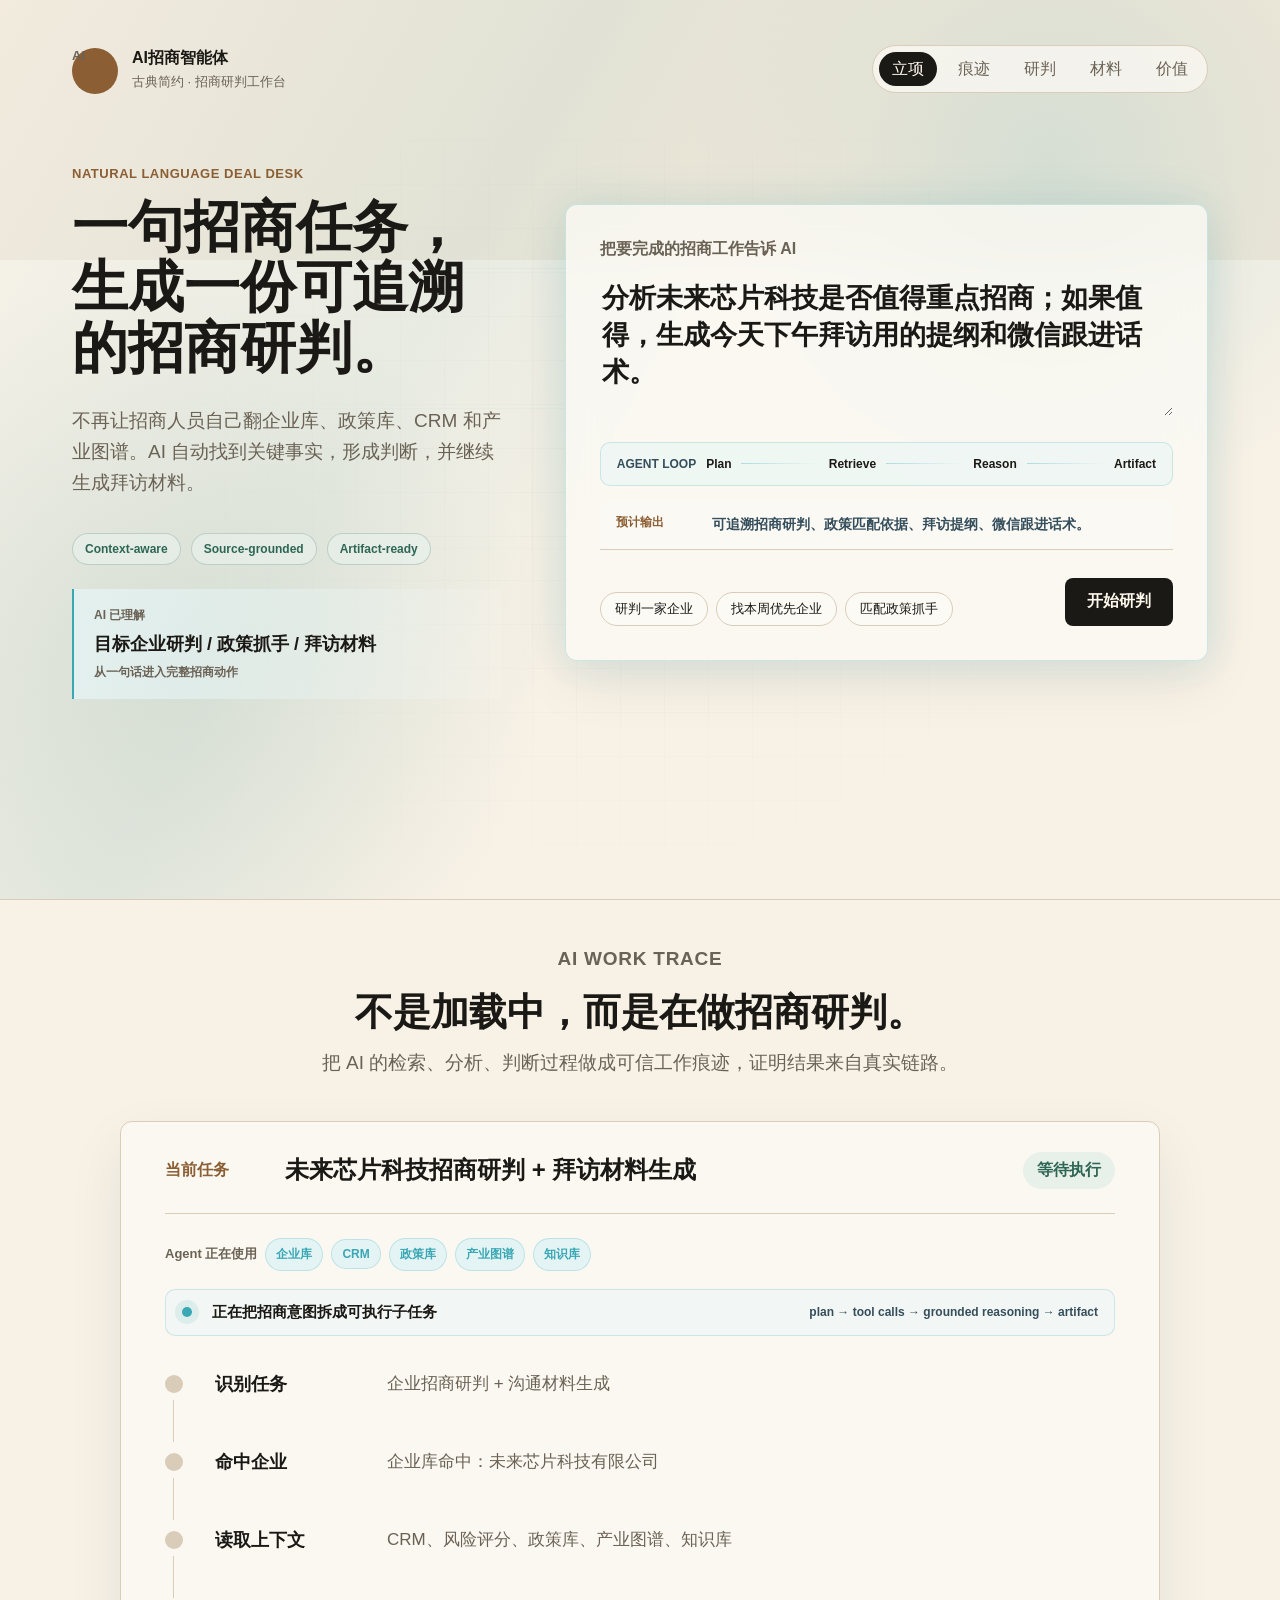
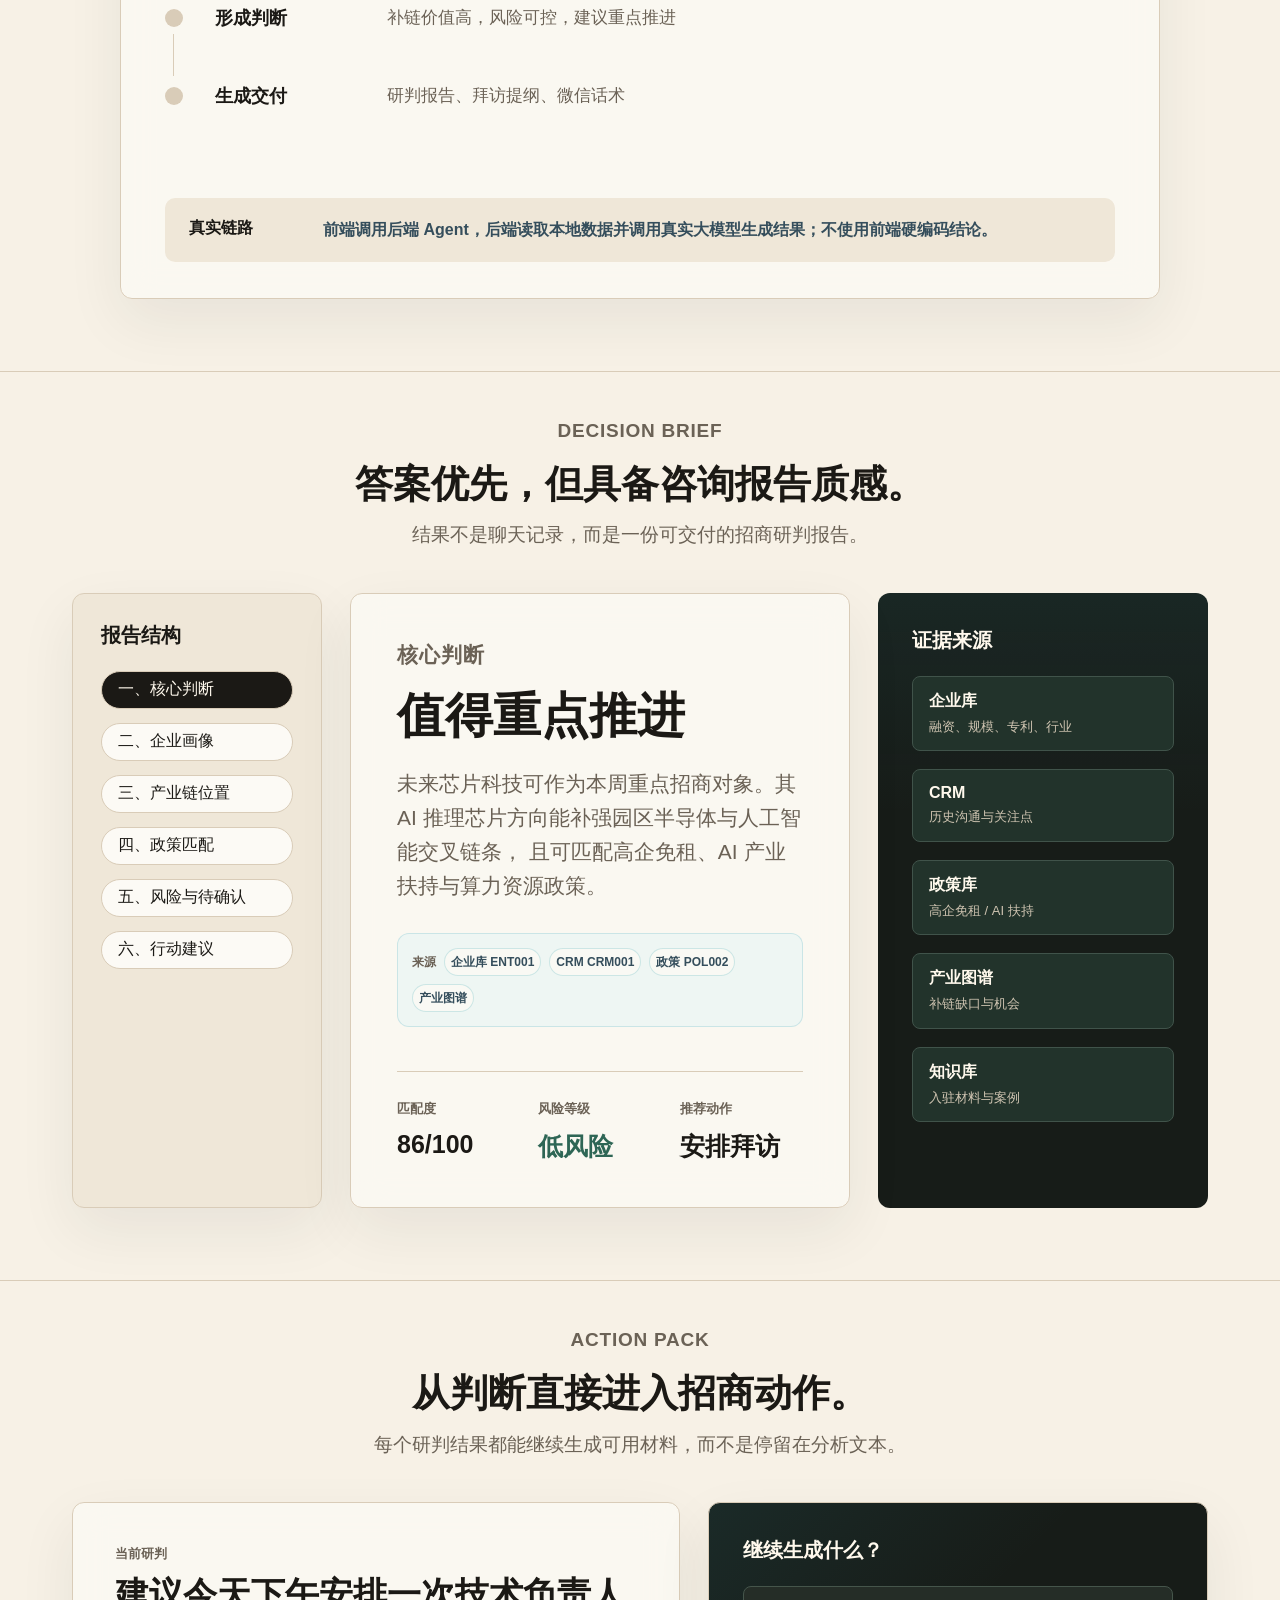
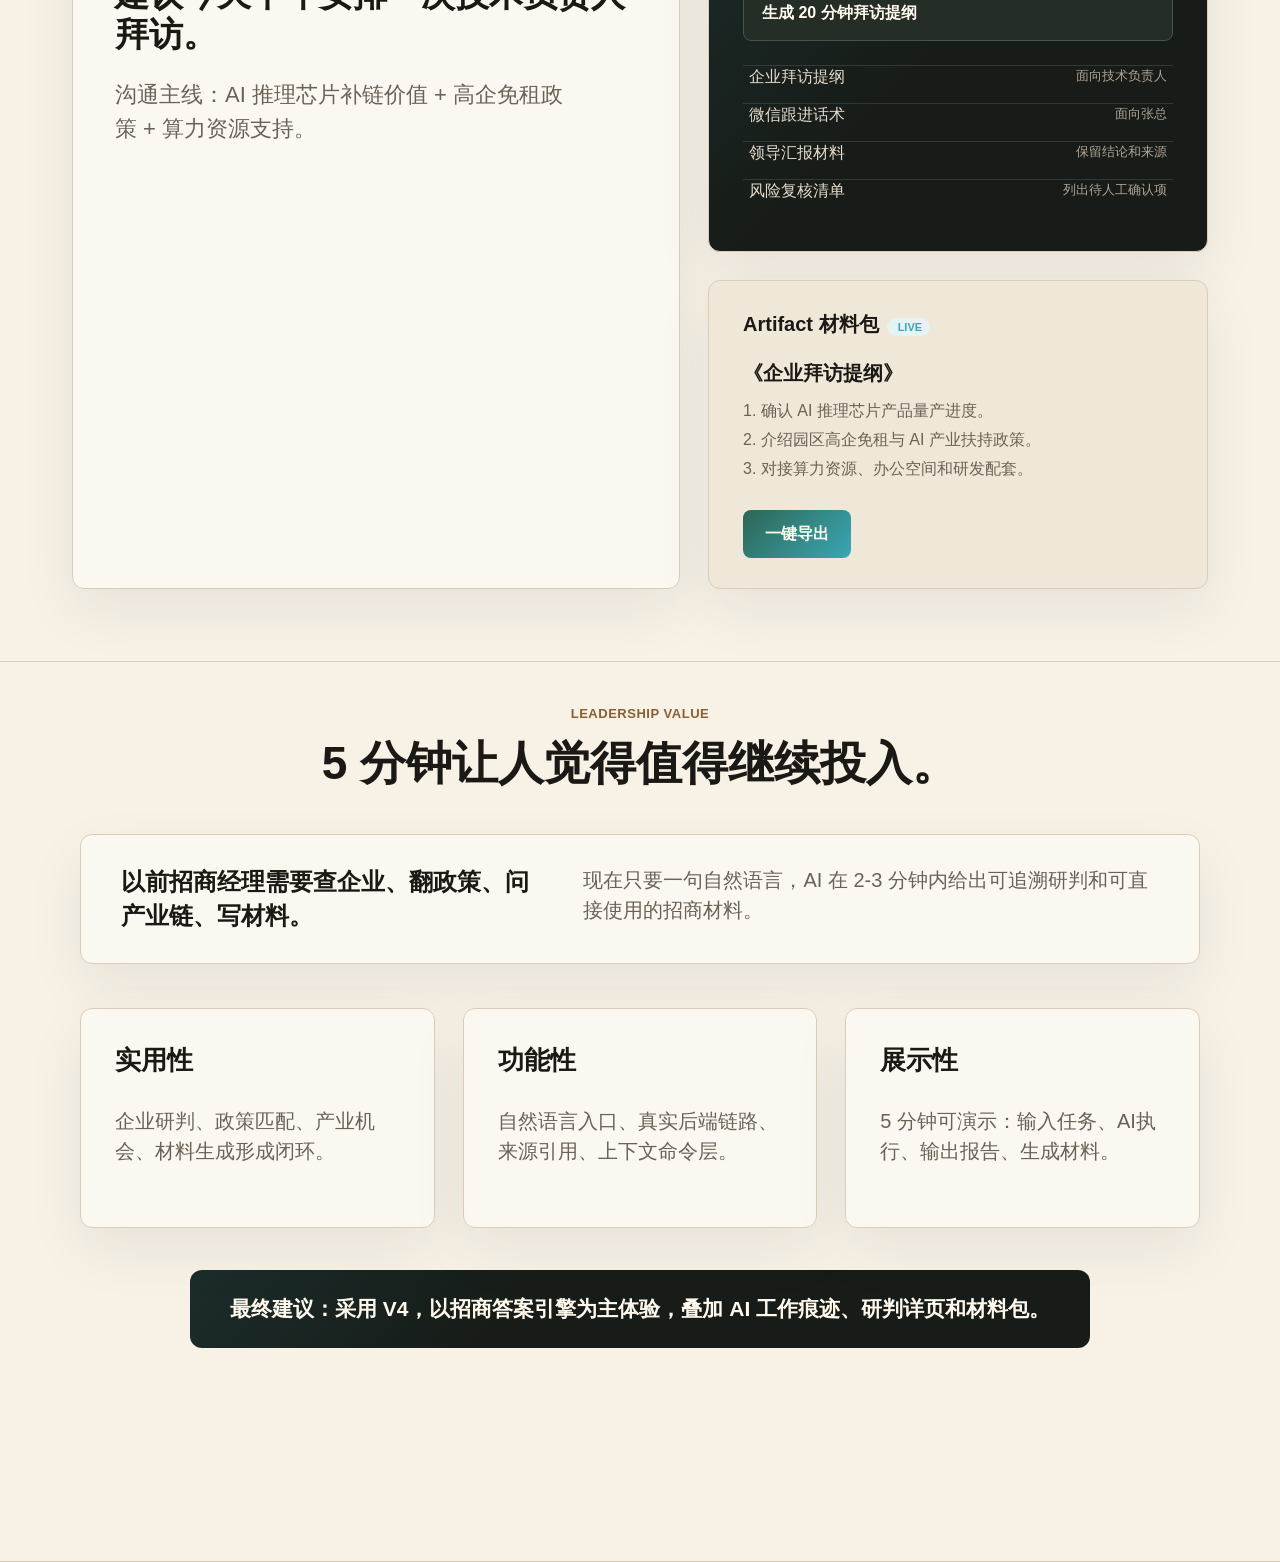
<file: v4-prototype/index.html>
<!doctype html>
<html lang="zh-CN">
  <head>
    <meta charset="UTF-8" />
    <meta name="viewport" content="width=device-width, initial-scale=1.0" />
    <title>AI招商智能体 V4 原型</title>
    <link rel="stylesheet" href="./styles.css" />
  </head>
  <body>
    <main class="shell">
      <section class="hero" id="desk">
        <header class="topline">
          <div class="brand">
            <span class="brand-seal">AI</span>
            <div>
              <strong>AI招商智能体</strong>
              <span>古典简约 · 招商研判工作台</span>
            </div>
          </div>
          <nav class="stage-nav" aria-label="演示阶段">
            <button class="stage-link active" data-target="desk">立项</button>
            <button class="stage-link" data-target="trace">痕迹</button>
            <button class="stage-link" data-target="brief">研判</button>
            <button class="stage-link" data-target="action">材料</button>
            <button class="stage-link" data-target="value">价值</button>
          </nav>
        </header>

        <div class="ambient-grid" aria-hidden="true"></div>
        <div class="desk-layout">
          <div class="desk-copy">
            <p class="kicker">Natural Language Deal Desk</p>
            <h1>一句招商任务，生成一份可追溯的招商研判。</h1>
            <p class="lede">
              不再让招商人员自己翻企业库、政策库、CRM 和产业图谱。AI 自动找到关键事实，形成判断，并继续生成拜访材料。
            </p>
            <div class="ai-signals" aria-label="AI Native 能力">
              <span>Context-aware</span>
              <span>Source-grounded</span>
              <span>Artifact-ready</span>
            </div>
            <div class="agent-brief" aria-label="AI 任务理解">
              <span>AI 已理解</span>
              <strong>目标企业研判 / 政策抓手 / 拜访材料</strong>
              <em>从一句话进入完整招商动作</em>
            </div>
          </div>

          <form class="prompt-card" id="taskForm">
            <label for="taskInput">把要完成的招商工作告诉 AI</label>
            <textarea id="taskInput">分析未来芯片科技是否值得重点招商；如果值得，生成今天下午拜访用的提纲和微信跟进话术。</textarea>
            <div class="runtime-strip" aria-label="Agent 执行循环">
              <span>Agent loop</span>
              <b>Plan</b>
              <i></i>
              <b>Retrieve</b>
              <i></i>
              <b>Reason</b>
              <i></i>
              <b>Artifact</b>
            </div>
            <div class="intent-preview">
              <small>预计输出</small>
              <p>可追溯招商研判、政策匹配依据、拜访提纲、微信跟进话术。</p>
            </div>
            <div class="prompt-actions">
              <div class="chips">
                <button type="button" data-prompt="研判一家企业，并给出下一步推进建议">研判一家企业</button>
                <button type="button" data-prompt="找出本周最值得推进的企业，并说明原因">找本周优先企业</button>
                <button type="button" data-prompt="匹配适合目标企业的政策抓手">匹配政策抓手</button>
              </div>
              <button class="primary" type="submit">开始研判</button>
            </div>
          </form>
        </div>
      </section>

      <section class="panel-band trace-band" id="trace">
        <div class="section-heading">
          <p class="kicker">AI Work Trace</p>
          <h2>不是加载中，而是在做招商研判。</h2>
          <p>把 AI 的检索、分析、判断过程做成可信工作痕迹，证明结果来自真实链路。</p>
        </div>

        <div class="trace-card">
          <div class="task-row">
            <span>当前任务</span>
            <strong id="currentTask">未来芯片科技招商研判 + 拜访材料生成</strong>
            <em id="traceStatus">等待执行</em>
          </div>
          <div class="agent-context">
            <span>Agent 正在使用</span>
            <b>企业库</b>
            <b>CRM</b>
            <b>政策库</b>
            <b>产业图谱</b>
            <b>知识库</b>
          </div>
          <div class="agent-runline" aria-label="Agent 运行态">
            <span class="run-dot"></span>
            <strong>正在把招商意图拆成可执行子任务</strong>
            <em>plan → tool calls → grounded reasoning → artifact</em>
          </div>
          <ol class="trace-list" id="traceList">
            <li><span></span><strong>识别任务</strong><p>企业招商研判 + 沟通材料生成</p></li>
            <li><span></span><strong>命中企业</strong><p>企业库命中：未来芯片科技有限公司</p></li>
            <li><span></span><strong>读取上下文</strong><p>CRM、风险评分、政策库、产业图谱、知识库</p></li>
            <li><span></span><strong>形成判断</strong><p>补链价值高，风险可控，建议重点推进</p></li>
            <li><span></span><strong>生成交付</strong><p>研判报告、拜访提纲、微信话术</p></li>
          </ol>
          <div class="source-note">
            <strong>真实链路</strong>
            <span>前端调用后端 Agent，后端读取本地数据并调用真实大模型生成结果；不使用前端硬编码结论。</span>
          </div>
        </div>
      </section>

      <section class="panel-band brief-band" id="brief">
        <div class="section-heading">
          <p class="kicker">Decision Brief</p>
          <h2>答案优先，但具备咨询报告质感。</h2>
          <p>结果不是聊天记录，而是一份可交付的招商研判报告。</p>
        </div>

        <div class="brief-layout">
          <aside class="brief-nav">
            <strong>报告结构</strong>
            <button class="active">一、核心判断</button>
            <button>二、企业画像</button>
            <button>三、产业链位置</button>
            <button>四、政策匹配</button>
            <button>五、风险与待确认</button>
            <button>六、行动建议</button>
          </aside>

          <article class="brief-main">
            <p class="kicker">核心判断</p>
            <h3>值得重点推进</h3>
            <p>
              未来芯片科技可作为本周重点招商对象。其 AI 推理芯片方向能补强园区半导体与人工智能交叉链条，
              且可匹配高企免租、AI 产业扶持与算力资源政策。
            </p>
            <div class="answer-sources">
              <span>来源</span>
              <button>企业库 ENT001</button>
              <button>CRM CRM001</button>
              <button>政策 POL002</button>
              <button>产业图谱</button>
            </div>
            <div class="verdict-grid">
              <div><span>匹配度</span><strong>86/100</strong></div>
              <div><span>风险等级</span><strong class="good">低风险</strong></div>
              <div><span>推荐动作</span><strong>安排拜访</strong></div>
            </div>
          </article>

          <aside class="evidence">
            <strong>证据来源</strong>
            <div><b>企业库</b><span>融资、规模、专利、行业</span></div>
            <div><b>CRM</b><span>历史沟通与关注点</span></div>
            <div><b>政策库</b><span>高企免租 / AI 扶持</span></div>
            <div><b>产业图谱</b><span>补链缺口与机会</span></div>
            <div><b>知识库</b><span>入驻材料与案例</span></div>
          </aside>
        </div>
      </section>

      <section class="panel-band action-band" id="action">
        <div class="section-heading">
          <p class="kicker">Action Pack</p>
          <h2>从判断直接进入招商动作。</h2>
          <p>每个研判结果都能继续生成可用材料，而不是停留在分析文本。</p>
        </div>

        <div class="action-layout">
          <article class="recommendation">
            <span>当前研判</span>
            <h3>建议今天下午安排一次技术负责人拜访。</h3>
            <p>沟通主线：AI 推理芯片补链价值 + 高企免租政策 + 算力资源支持。</p>
          </article>

          <article class="command-layer">
            <strong>继续生成什么？</strong>
            <div class="command-input">生成 20 分钟拜访提纲</div>
            <button data-material="outline">企业拜访提纲 <span>面向技术负责人</span></button>
            <button data-material="wechat">微信跟进话术 <span>面向张总</span></button>
            <button data-material="report">领导汇报材料 <span>保留结论和来源</span></button>
            <button data-material="risk">风险复核清单 <span>列出待人工确认项</span></button>
          </article>

          <article class="material-pack">
            <strong>Artifact 材料包</strong>
            <div id="materialOutput">
              <h4>《企业拜访提纲》</h4>
              <p>1. 确认 AI 推理芯片产品量产进度。</p>
              <p>2. 介绍园区高企免租与 AI 产业扶持政策。</p>
              <p>3. 对接算力资源、办公空间和研发配套。</p>
            </div>
            <button class="secondary">一键导出</button>
          </article>
        </div>
      </section>

      <section class="value" id="value">
        <p class="kicker">Leadership Value</p>
        <h2>5 分钟让人觉得值得继续投入。</h2>
        <div class="value-story">
          <strong>以前招商经理需要查企业、翻政策、问产业链、写材料。</strong>
          <span>现在只要一句自然语言，AI 在 2-3 分钟内给出可追溯研判和可直接使用的招商材料。</span>
        </div>
        <div class="value-grid">
          <div><strong>实用性</strong><p>企业研判、政策匹配、产业机会、材料生成形成闭环。</p></div>
          <div><strong>功能性</strong><p>自然语言入口、真实后端链路、来源引用、上下文命令层。</p></div>
          <div><strong>展示性</strong><p>5 分钟可演示：输入任务、AI执行、输出报告、生成材料。</p></div>
        </div>
        <div class="final-call">最终建议：采用 V4，以招商答案引擎为主体验，叠加 AI 工作痕迹、研判详页和材料包。</div>
      </section>
    </main>

    <script src="./app.js"></script>
  </body>
</html>
</file>
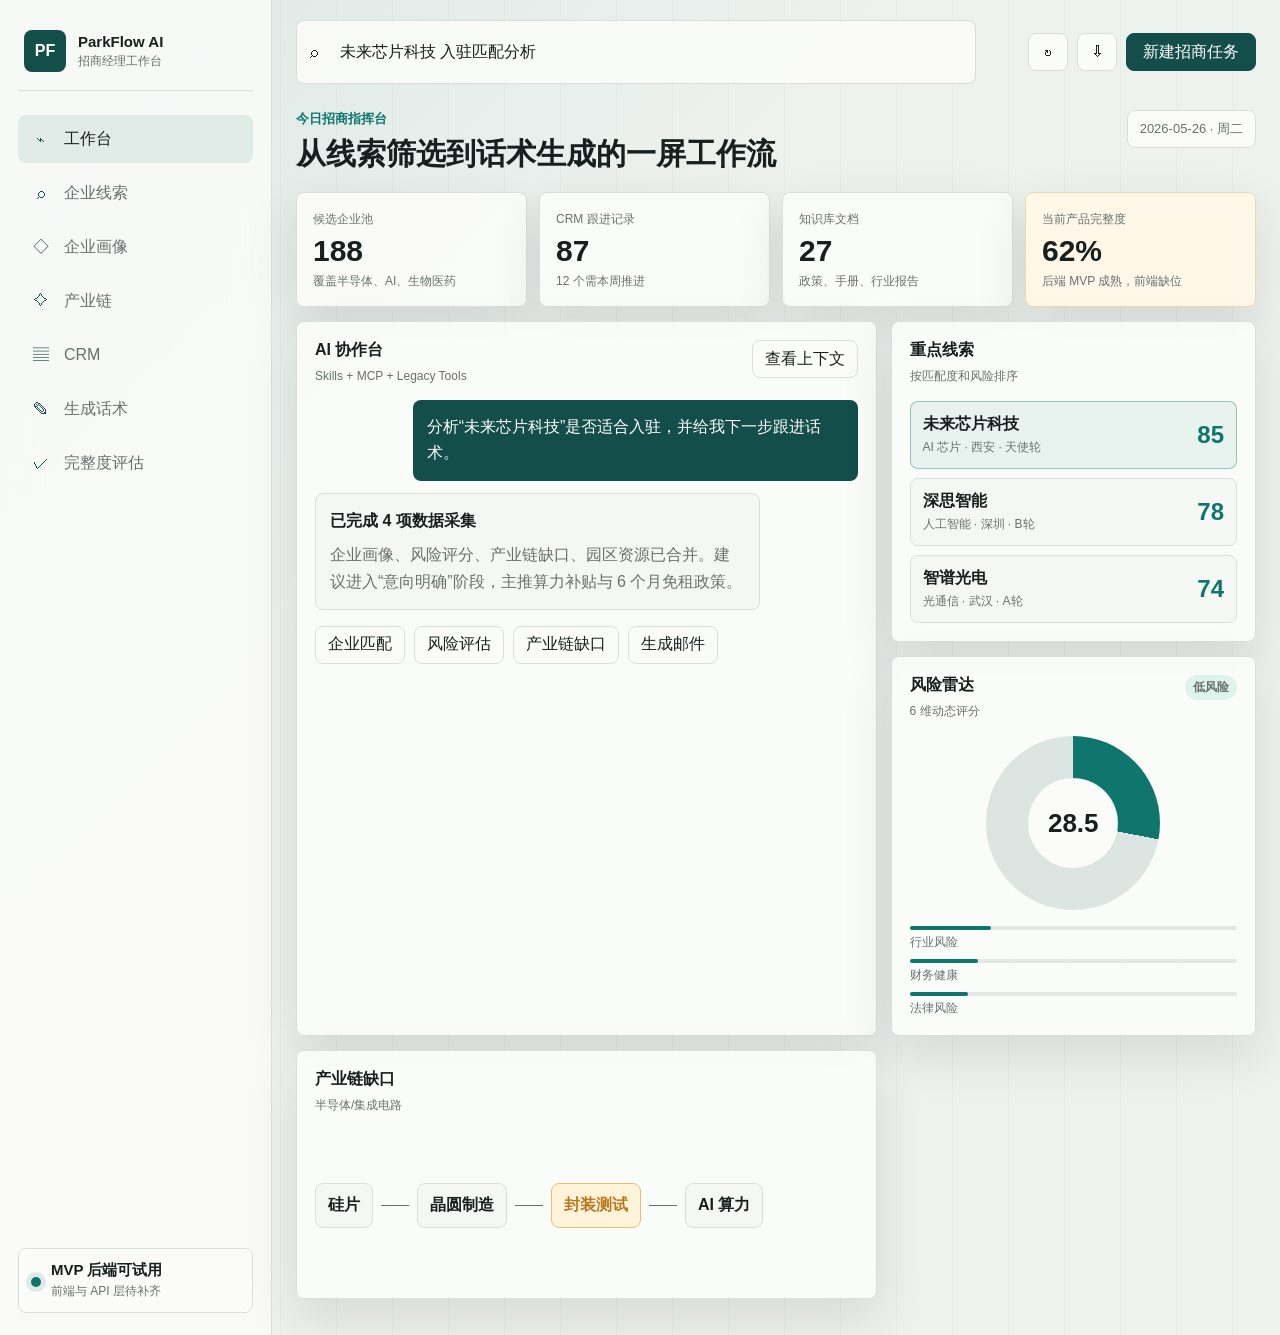
<file: original_v0/prototype/index.html>
<!doctype html>
<html lang="zh-CN">
  <head>
    <meta charset="UTF-8" />
    <meta name="viewport" content="width=device-width, initial-scale=1.0" />
    <title>ParkFlow AI 招商经理工作台</title>
    <link rel="stylesheet" href="./styles.css" />
  </head>
  <body>
    <div class="app-shell">
      <aside class="sidebar">
        <div class="brand">
          <div class="brand-mark">PF</div>
          <div>
            <strong>ParkFlow AI</strong>
            <span>招商经理工作台</span>
          </div>
        </div>

        <nav class="nav">
          <button class="nav-item active" data-view="dashboard" title="工作台">
            <span class="icon">⌁</span><span>工作台</span>
          </button>
          <button class="nav-item" data-view="leads" title="企业线索">
            <span class="icon">⌕</span><span>企业线索</span>
          </button>
          <button class="nav-item" data-view="profile" title="企业画像">
            <span class="icon">◇</span><span>企业画像</span>
          </button>
          <button class="nav-item" data-view="chain" title="产业链">
            <span class="icon">⟡</span><span>产业链</span>
          </button>
          <button class="nav-item" data-view="crm" title="CRM">
            <span class="icon">▤</span><span>CRM</span>
          </button>
          <button class="nav-item" data-view="writer" title="生成话术">
            <span class="icon">✎</span><span>生成话术</span>
          </button>
          <button class="nav-item" data-view="readiness" title="产品完整度">
            <span class="icon">✓</span><span>完整度评估</span>
          </button>
        </nav>

        <div class="sidebar-footer">
          <span class="status-dot"></span>
          <div>
            <strong>MVP 后端可试用</strong>
            <span>前端与 API 层待补齐</span>
          </div>
        </div>
      </aside>

      <main class="workspace">
        <header class="topbar">
          <div class="search">
            <span>⌕</span>
            <input id="globalSearch" value="未来芯片科技 入驻匹配分析" aria-label="全局搜索" />
          </div>
          <div class="top-actions">
            <button class="icon-button" title="刷新数据">↻</button>
            <button class="icon-button" title="导出报告">⇩</button>
            <button class="primary-action">新建招商任务</button>
          </div>
        </header>

        <section class="view active" id="dashboard">
          <div class="section-heading">
            <div>
              <p class="eyebrow">今日招商指挥台</p>
              <h1>从线索筛选到话术生成的一屏工作流</h1>
            </div>
            <div class="date-chip">2026-05-26 · 周二</div>
          </div>

          <div class="kpi-grid">
            <article class="metric">
              <span>候选企业池</span>
              <strong>188</strong>
              <em>覆盖半导体、AI、生物医药</em>
            </article>
            <article class="metric">
              <span>CRM 跟进记录</span>
              <strong>87</strong>
              <em>12 个需本周推进</em>
            </article>
            <article class="metric">
              <span>知识库文档</span>
              <strong>27</strong>
              <em>政策、手册、行业报告</em>
            </article>
            <article class="metric attention">
              <span>当前产品完整度</span>
              <strong>62%</strong>
              <em>后端 MVP 成熟，前端缺位</em>
            </article>
          </div>

          <div class="dashboard-grid">
            <article class="panel agent-panel">
              <div class="panel-title">
                <div>
                  <h2>AI 协作台</h2>
                  <span>Skills + MCP + Legacy Tools</span>
                </div>
                <button class="ghost-button">查看上下文</button>
              </div>
              <div class="chat-stream">
                <div class="message user">分析“未来芯片科技”是否适合入驻，并给我下一步跟进话术。</div>
                <div class="message agent">
                  <strong>已完成 4 项数据采集</strong>
                  <p>企业画像、风险评分、产业链缺口、园区资源已合并。建议进入“意向明确”阶段，主推算力补贴与 6 个月免租政策。</p>
                </div>
              </div>
              <div class="tool-row">
                <button>企业匹配</button>
                <button>风险评估</button>
                <button>产业链缺口</button>
                <button>生成邮件</button>
              </div>
            </article>

            <article class="panel">
              <div class="panel-title">
                <div>
                  <h2>重点线索</h2>
                  <span>按匹配度和风险排序</span>
                </div>
              </div>
              <div class="lead-list">
                <div class="lead-row selected">
                  <strong>未来芯片科技</strong>
                  <span>AI 芯片 · 西安 · 天使轮</span>
                  <b>85</b>
                </div>
                <div class="lead-row">
                  <strong>深思智能</strong>
                  <span>人工智能 · 深圳 · B轮</span>
                  <b>78</b>
                </div>
                <div class="lead-row">
                  <strong>智谱光电</strong>
                  <span>光通信 · 武汉 · A轮</span>
                  <b>74</b>
                </div>
              </div>
            </article>

            <article class="panel risk-card">
              <div class="panel-title">
                <div>
                  <h2>风险雷达</h2>
                  <span>6 维动态评分</span>
                </div>
                <span class="safe-label">低风险</span>
              </div>
              <div class="radar">
                <div class="radar-core">28.5</div>
              </div>
              <div class="risk-bars">
                <span style="--value: 25%">行业风险</span>
                <span style="--value: 21%">财务健康</span>
                <span style="--value: 18%">法律风险</span>
              </div>
            </article>

            <article class="panel chain-card">
              <div class="panel-title">
                <div>
                  <h2>产业链缺口</h2>
                  <span>半导体/集成电路</span>
                </div>
              </div>
              <div class="chain-map">
                <span>硅片</span>
                <i></i>
                <span>晶圆制造</span>
                <i></i>
                <span class="gap">封装测试</span>
                <i></i>
                <span>AI 算力</span>
              </div>
            </article>
          </div>
        </section>

        <section class="view" id="leads">
          <div class="section-heading">
            <div>
              <p class="eyebrow">企业线索池</p>
              <h1>把自然语言搜索变成可操作候选名单</h1>
            </div>
          </div>
          <div class="table-shell">
            <div class="filter-row">
              <button class="active">AI 芯片</button>
              <button>C轮以上</button>
              <button>长三角</button>
              <button>专精特新</button>
              <button>低风险</button>
            </div>
            <table>
              <thead>
                <tr>
                  <th>企业</th><th>行业</th><th>地区</th><th>规模</th><th>融资</th><th>匹配度</th><th>动作</th>
                </tr>
              </thead>
              <tbody>
                <tr><td>未来芯片科技</td><td>AI 芯片</td><td>西安</td><td>8人</td><td>天使轮</td><td><span class="score high">85</span></td><td>加入跟进</td></tr>
                <tr><td>深思智能</td><td>人工智能</td><td>深圳</td><td>120人</td><td>B轮</td><td><span class="score">78</span></td><td>查看画像</td></tr>
                <tr><td>智链半导体</td><td>EDA</td><td>上海</td><td>64人</td><td>A轮</td><td><span class="score">76</span></td><td>生成话术</td></tr>
                <tr><td>云帆量子</td><td>量子科技</td><td>合肥</td><td>42人</td><td>Pre-A轮</td><td><span class="score warn">68</span></td><td>风险复核</td></tr>
              </tbody>
            </table>
          </div>
        </section>

        <section class="view" id="profile">
          <div class="section-heading">
            <div>
              <p class="eyebrow">企业画像</p>
              <h1>让招商经理看到“为什么值得跟”</h1>
            </div>
          </div>
          <div class="profile-layout">
            <article class="panel company-card">
              <h2>未来芯片科技</h2>
              <p>AI 推理芯片 · 西安 · 天使轮 · 8人</p>
              <div class="tag-row"><span>天使轮</span><span>AI芯片</span><span>算力生态</span></div>
              <div class="big-score">85<span>/100</span></div>
            </article>
            <article class="panel">
              <h2>推荐理由</h2>
              <ul class="clean-list">
                <li>填补园区 AI 推理芯片环节空白。</li>
                <li>可匹配小面积研发办公资源，成本压力较低。</li>
                <li>适合用免租政策和算力补贴提高转化率。</li>
              </ul>
            </article>
            <article class="panel">
              <h2>风险摘要</h2>
              <ul class="clean-list">
                <li>公司年龄较短，团队稳定性需关注。</li>
                <li>法律风险低，暂无明显诉讼或负面舆情。</li>
                <li>建议进入小额资源试配和创始人访谈。</li>
              </ul>
            </article>
          </div>
        </section>

        <section class="view" id="chain">
          <div class="section-heading">
            <div>
              <p class="eyebrow">产业链驾驶舱</p>
              <h1>从图谱缺口反推招商优先级</h1>
            </div>
          </div>
          <div class="chain-workbench">
            <article class="panel graph-panel">
              <div class="node n1">上游材料</div>
              <div class="node n2">芯片设计</div>
              <div class="node n3 hot">封装测试缺口</div>
              <div class="node n4">AI 算力设施</div>
              <div class="node n5">终端应用</div>
            </article>
            <article class="panel">
              <h2>招商建议</h2>
              <div class="recommendation">优先寻找先进封装测试与算力基础设施企业，和现有芯片设计企业形成互补。</div>
              <div class="next-actions">
                <button>生成目标企业清单</button>
                <button>匹配园区资源</button>
                <button>生成汇报材料</button>
              </div>
            </article>
          </div>
        </section>

        <section class="view" id="crm">
          <div class="section-heading">
            <div>
              <p class="eyebrow">CRM 跟进</p>
              <h1>把 Agent 建议沉淀成招商动作</h1>
            </div>
          </div>
          <div class="kanban">
            <article><h2>初步接触</h2><div>智谱光电<span>下周回访</span></div><div>云帆量子<span>材料待补</span></div></article>
            <article><h2>洽谈中</h2><div>深思智能<span>政策测算</span></div><div>安芯微纳<span>空间匹配</span></div></article>
            <article><h2>意向明确</h2><div class="highlight">未来芯片科技<span>准备拜访</span></div></article>
            <article><h2>已签约</h2><div>智链半导体<span>合同归档</span></div></article>
          </div>
        </section>

        <section class="view" id="writer">
          <div class="section-heading">
            <div>
              <p class="eyebrow">生成话术</p>
              <h1>招商邮件、拜访提纲和汇报稿一处生成</h1>
            </div>
          </div>
          <div class="writer-layout">
            <article class="panel controls-panel">
              <label>目标企业<input value="未来芯片科技" /></label>
              <label>主推政策<select><option>6个月免租 + 算力补贴</option></select></label>
              <label>语气<select><option>专业、克制、有依据</option></select></label>
              <button class="primary-action">生成话术</button>
            </article>
            <article class="panel document-panel">
              <h2>招商邮件草稿</h2>
              <p>尊敬的未来芯片科技团队：</p>
              <p>我们关注到贵司在 AI 推理芯片方向的研发积累。光谷智创园当前正在补强“芯片设计 + 算力应用”生态，贵司与园区现有企业具备较强互补性。</p>
              <p>结合贵司当前阶段，我们建议优先沟通研发办公空间、前 6 个月免租政策以及算力补贴支持。</p>
            </article>
          </div>
        </section>

        <section class="view" id="readiness">
          <div class="section-heading">
            <div>
              <p class="eyebrow">产品完整度评估</p>
              <h1>后端 MVP 已有骨架，产品化还差前端与服务化</h1>
            </div>
          </div>
          <div class="readiness-grid">
            <article class="panel maturity">
              <h2>当前判断</h2>
              <div class="maturity-score">62%</div>
              <p>Agent、工具、数据和日志已具备 MVP 验证价值；Web 前端、认证、API 服务、权限、部署和真实外部数据仍未产品化。</p>
            </article>
            <article class="panel">
              <h2>已完成</h2>
              <ul class="clean-list">
                <li>Skills 意图识别与数据采集。</li>
                <li>SQLite、ChromaDB、NetworkX 多数据源。</li>
                <li>9 个 Legacy 工具与 4 个 MCP 服务。</li>
                <li>对话日志与应用日志。</li>
              </ul>
            </article>
            <article class="panel">
              <h2>主要缺口</h2>
              <ul class="clean-list">
                <li>没有 Web Dashboard 和用户工作流界面。</li>
                <li>没有稳定 HTTP API 层供前端调用。</li>
                <li>外部情报仍是 Mock JSON。</li>
                <li>缺少账号、权限、审计、部署与测试链路。</li>
              </ul>
            </article>
          </div>
        </section>
      </main>
    </div>

    <script src="./app.js"></script>
  </body>
</html>
</file>
<file: v4-prototype/styles.css>
:root {
  --paper: #f7f1e6;
  --paper-2: #fcfaf5;
  --paper-glass: rgba(252, 250, 245, 0.76);
  --wash: #efe7d8;
  --ink: #1b1915;
  --muted: #6b6256;
  --hair: #d9ccb8;
  --bronze: #8b5e34;
  --gold: #b99155;
  --jade: #2e6655;
  --jade-soft: #e8f0ea;
  --cyan: #3aa7b4;
  --cyan-soft: #e4f4f5;
  --cyan-line: rgba(58, 167, 180, 0.34);
  --blue: #354e5c;
  --dark: #171c18;
  --shadow: 0 22px 58px rgba(31, 42, 38, 0.07);
  --glow: 0 0 42px rgba(58, 167, 180, 0.16);
}

* {
  box-sizing: border-box;
}

html {
  scroll-behavior: smooth;
}

body {
  margin: 0;
  color: var(--ink);
  background: #e9dfcf;
  font-family: "Aptos", "Microsoft YaHei UI", "Noto Sans SC", sans-serif;
}

button,
textarea {
  font: inherit;
}

button {
  cursor: pointer;
}

.shell {
  min-height: 100vh;
}

.hero,
.panel-band,
.value {
  position: relative;
  overflow: hidden;
  min-height: 100vh;
  padding: 44px 72px 72px;
  background: var(--paper);
  border-bottom: 1px solid var(--hair);
}

.hero {
  background:
    linear-gradient(120deg, rgba(252, 250, 245, 0.2), rgba(58, 167, 180, 0.08) 34%, transparent 52%),
    radial-gradient(circle at 82% 18%, rgba(58, 167, 180, 0.14), transparent 28%),
    radial-gradient(circle at 12% 74%, rgba(46, 102, 85, 0.11), transparent 30%),
    linear-gradient(180deg, var(--wash) 0 260px, var(--paper) 260px);
}

.ambient-grid {
  position: absolute;
  inset: 140px 48px 48px;
  pointer-events: none;
  opacity: 0.42;
  background:
    linear-gradient(rgba(53, 78, 92, 0.08) 1px, transparent 1px),
    linear-gradient(90deg, rgba(53, 78, 92, 0.08) 1px, transparent 1px);
  background-size: 44px 44px;
  mask-image: radial-gradient(circle at 50% 45%, black, transparent 72%);
}

.ambient-grid::after {
  content: "";
  position: absolute;
  inset: 18% 10% auto;
  height: 1px;
  background: linear-gradient(90deg, transparent, var(--cyan-line), transparent);
  box-shadow: 0 140px 0 rgba(58, 167, 180, 0.12), 0 280px 0 rgba(58, 167, 180, 0.08);
  animation: scanline 5.8s ease-in-out infinite;
}

@keyframes scanline {
  0%, 100% { transform: translateY(-18px); opacity: 0.36; }
  50% { transform: translateY(22px); opacity: 0.82; }
}

.topline {
  display: flex;
  align-items: center;
  justify-content: space-between;
  gap: 24px;
  margin-bottom: 72px;
}

.brand {
  display: flex;
  align-items: center;
  gap: 14px;
}

.brand-seal {
  display: grid;
  place-items: center;
  width: 46px;
  height: 46px;
  color: #fff9ed;
  background: var(--bronze);
  border-radius: 50%;
  font-weight: 800;
}

.brand strong,
.brand span {
  display: block;
}

.brand span {
  margin-top: 4px;
  color: var(--muted);
  font-size: 13px;
}

.stage-nav {
  display: flex;
  gap: 8px;
  padding: 6px;
  border: 1px solid var(--hair);
  border-radius: 999px;
  background: rgba(252, 250, 245, 0.72);
}

.stage-link {
  min-width: 58px;
  min-height: 34px;
  color: var(--muted);
  border: 0;
  border-radius: 999px;
  background: transparent;
}

.stage-link.active {
  color: #fff9ed;
  background: var(--ink);
}

.desk-layout {
  position: relative;
  z-index: 1;
  display: grid;
  grid-template-columns: minmax(320px, 0.8fr) minmax(520px, 1.2fr);
  gap: 64px;
  align-items: center;
  max-width: 1180px;
  margin: 0 auto;
}

.kicker {
  margin: 0 0 16px;
  color: var(--bronze);
  font-size: 13px;
  font-weight: 800;
  letter-spacing: 0.04em;
  text-transform: uppercase;
}

h1,
h2,
h3,
p {
  margin-top: 0;
}

h1 {
  margin-bottom: 28px;
  font-size: 56px;
  line-height: 1.08;
  letter-spacing: 0;
}

h2 {
  margin-bottom: 14px;
  font-size: 38px;
  line-height: 1.14;
}

h3 {
  margin-bottom: 24px;
  font-size: 34px;
  line-height: 1.16;
}

.lede,
.section-heading p {
  color: var(--muted);
  font-size: 19px;
  line-height: 1.62;
}

.ai-signals {
  display: flex;
  flex-wrap: wrap;
  gap: 10px;
  margin-top: 34px;
}

.ai-signals span {
  padding: 8px 12px;
  color: var(--jade);
  border: 1px solid rgba(46, 102, 85, 0.22);
  border-radius: 999px;
  background: rgba(232, 240, 234, 0.76);
  font-size: 12px;
  font-weight: 800;
}

.agent-brief {
  max-width: 520px;
  margin-top: 24px;
  padding: 18px 20px;
  border-left: 2px solid var(--cyan);
  background: linear-gradient(90deg, rgba(228, 244, 245, 0.78), rgba(252, 250, 245, 0.16));
}

.agent-brief span,
.agent-brief em {
  display: block;
  color: var(--muted);
  font-size: 12px;
  font-style: normal;
  font-weight: 800;
  text-transform: uppercase;
}

.agent-brief strong {
  display: block;
  margin: 8px 0;
  font-size: 18px;
}

.prompt-card,
.trace-card,
.brief-nav,
.brief-main,
.recommendation,
.command-layer,
.material-pack,
.value-story,
.value-grid > div {
  border: 1px solid var(--hair);
  border-radius: 12px;
  background: var(--paper-glass);
  backdrop-filter: blur(18px);
  box-shadow: var(--shadow);
}

.prompt-card {
  padding: 34px;
  border-color: rgba(58, 167, 180, 0.24);
  box-shadow: var(--shadow), var(--glow);
}

.prompt-card label {
  display: block;
  margin-bottom: 18px;
  color: var(--muted);
  font-weight: 700;
}

.prompt-card textarea {
  display: block;
  width: 100%;
  min-height: 138px;
  resize: vertical;
  color: var(--ink);
  border: 0;
  outline: 0;
  background: transparent;
  font-size: 27px;
  font-weight: 700;
  line-height: 1.38;
}

.runtime-strip {
  display: grid;
  grid-template-columns: auto auto 1fr auto 1fr auto 1fr auto;
  gap: 10px;
  align-items: center;
  margin-top: 26px;
  padding: 14px 16px;
  border: 1px solid rgba(58, 167, 180, 0.2);
  border-radius: 10px;
  background: rgba(228, 244, 245, 0.48);
}

.runtime-strip span {
  color: var(--blue);
  font-size: 12px;
  font-weight: 800;
  text-transform: uppercase;
}

.runtime-strip b {
  color: var(--ink);
  font-size: 12px;
}

.runtime-strip i {
  height: 1px;
  background: linear-gradient(90deg, var(--cyan-line), transparent);
}

.intent-preview {
  display: grid;
  grid-template-columns: 84px 1fr;
  gap: 12px;
  margin-top: 14px;
  padding: 14px 16px;
  border-radius: 10px;
  background: rgba(252, 250, 245, 0.54);
}

.intent-preview small {
  color: var(--bronze);
  font-size: 12px;
  font-weight: 800;
}

.intent-preview p {
  margin: 0;
  color: var(--blue);
  font-size: 14px;
  font-weight: 700;
  line-height: 1.5;
}

.prompt-actions {
  display: flex;
  align-items: flex-end;
  justify-content: space-between;
  gap: 22px;
  padding-top: 28px;
  border-top: 1px solid var(--hair);
}

.chips {
  display: flex;
  flex-wrap: wrap;
  gap: 8px;
}

.chips button,
.brief-nav button {
  color: var(--ink);
  border: 1px solid var(--hair);
  border-radius: 999px;
  background: var(--paper-2);
}

.chips button {
  min-height: 34px;
  padding: 0 14px;
  font-size: 13px;
}

.primary,
.secondary {
  min-height: 48px;
  padding: 0 22px;
  color: #fff9ed;
  border: 0;
  border-radius: 8px;
  background: var(--ink);
  font-weight: 800;
}

.secondary {
  background: linear-gradient(135deg, var(--jade), var(--cyan));
}

.section-heading {
  max-width: 760px;
  margin: 0 auto 42px;
  text-align: center;
}

.trace-card {
  max-width: 1040px;
  margin: 0 auto;
  padding: 30px 44px 36px;
}

.agent-context {
  display: flex;
  flex-wrap: wrap;
  align-items: center;
  gap: 8px;
  margin: 24px 0 4px;
}

.agent-context span {
  color: var(--muted);
  font-size: 13px;
  font-weight: 800;
}

.agent-context b {
  padding: 7px 10px;
  color: var(--cyan);
  border: 1px solid rgba(58, 167, 180, 0.24);
  border-radius: 999px;
  background: var(--cyan-soft);
  font-size: 12px;
}

.agent-runline {
  display: grid;
  grid-template-columns: 18px 1fr auto;
  gap: 12px;
  align-items: center;
  margin: 18px 0 2px;
  padding: 13px 16px;
  border: 1px solid rgba(58, 167, 180, 0.2);
  border-radius: 10px;
  background: rgba(228, 244, 245, 0.42);
}

.agent-runline strong {
  font-size: 15px;
}

.agent-runline em {
  color: var(--blue);
  font-size: 12px;
  font-style: normal;
  font-weight: 800;
}

.run-dot {
  width: 10px;
  height: 10px;
  border-radius: 50%;
  background: var(--cyan);
  box-shadow: 0 0 0 7px rgba(58, 167, 180, 0.12);
  animation: pulse 1.2s ease-in-out infinite;
}

.task-row {
  display: grid;
  grid-template-columns: 100px 1fr auto;
  gap: 20px;
  align-items: center;
  padding-bottom: 24px;
  border-bottom: 1px solid var(--hair);
}

.task-row span {
  color: var(--bronze);
  font-weight: 800;
}

.task-row strong {
  font-size: 24px;
}

.task-row em {
  padding: 8px 14px;
  color: var(--jade);
  border-radius: 999px;
  background: var(--jade-soft);
  font-style: normal;
  font-weight: 800;
}

.trace-list {
  display: grid;
  gap: 0;
  margin: 36px 0;
  padding: 0;
  list-style: none;
}

.trace-list li {
  display: grid;
  grid-template-columns: 28px 150px 1fr;
  gap: 22px;
  position: relative;
  min-height: 78px;
}

.trace-list li span {
  width: 18px;
  height: 18px;
  margin-top: 3px;
  border-radius: 50%;
  background: var(--hair);
  box-shadow: 0 0 0 0 rgba(58, 167, 180, 0);
}

.trace-list li.done span {
  background: var(--jade);
}

.trace-list li.active span {
  background: var(--cyan);
  animation: pulse 1.2s ease-in-out infinite;
}

@keyframes pulse {
  0%, 100% { box-shadow: 0 0 0 0 rgba(58, 167, 180, 0.24); }
  50% { box-shadow: 0 0 0 8px rgba(58, 167, 180, 0); }
}

.trace-list li:not(:last-child)::after {
  content: "";
  position: absolute;
  top: 28px;
  left: 8px;
  width: 1px;
  height: 42px;
  background: var(--hair);
}

.trace-list strong {
  font-size: 18px;
}

.trace-list p {
  color: var(--muted);
  font-size: 17px;
}

.source-note {
  display: grid;
  grid-template-columns: 110px 1fr;
  gap: 24px;
  padding: 20px 24px;
  border-radius: 10px;
  background: var(--wash);
}

.source-note span {
  color: var(--blue);
  font-weight: 700;
  line-height: 1.5;
}

.brief-layout {
  display: grid;
  grid-template-columns: 250px minmax(440px, 1fr) 330px;
  gap: 28px;
  max-width: 1200px;
  margin: 0 auto;
}

.answer-sources {
  display: flex;
  flex-wrap: wrap;
  gap: 8px;
  margin-top: 30px;
  padding: 14px;
  border: 1px solid rgba(58, 167, 180, 0.2);
  border-radius: 12px;
  background: rgba(228, 244, 245, 0.5);
}

.answer-sources span {
  align-self: center;
  color: var(--muted);
  font-size: 12px;
  font-weight: 800;
}

.answer-sources button {
  min-height: 28px;
  color: var(--blue);
  border: 1px solid rgba(58, 167, 180, 0.24);
  border-radius: 999px;
  background: rgba(252, 250, 245, 0.82);
  font-size: 12px;
  font-weight: 800;
}

.brief-nav {
  padding: 28px;
  background: var(--wash);
}

.brief-nav strong,
.evidence > strong,
.command-layer > strong,
.material-pack > strong {
  display: block;
  margin-bottom: 22px;
  font-size: 20px;
}

.brief-nav button {
  display: block;
  width: 100%;
  min-height: 38px;
  margin-top: 14px;
  text-align: left;
  padding: 0 16px;
}

.brief-nav button.active {
  color: #fff9ed;
  background: var(--ink);
}

.brief-main {
  padding: 44px 46px;
}

.brief-main h3 {
  font-size: 48px;
}

.brief-main p {
  color: var(--muted);
  font-size: 21px;
  line-height: 1.62;
}

.verdict-grid {
  display: grid;
  grid-template-columns: repeat(3, 1fr);
  gap: 18px;
  margin-top: 44px;
  padding-top: 28px;
  border-top: 1px solid var(--hair);
}

.verdict-grid span,
.recommendation span {
  display: block;
  margin-bottom: 12px;
  color: var(--muted);
  font-size: 13px;
  font-weight: 800;
}

.verdict-grid strong {
  font-size: 25px;
}

.good {
  color: var(--jade);
}

.evidence {
  padding: 34px;
  color: #fff9ed;
  border-radius: 12px;
  background:
    linear-gradient(180deg, rgba(58, 167, 180, 0.08), transparent 36%),
    var(--dark);
}

.evidence div {
  margin-bottom: 18px;
  padding: 14px 16px;
  border: 1px solid #40534a;
  border-radius: 8px;
  background: #22332b;
}

.evidence b,
.evidence span {
  display: block;
}

.evidence span {
  margin-top: 6px;
  color: #cfc4b1;
  font-size: 13px;
  line-height: 1.42;
}

.action-layout {
  display: grid;
  grid-template-columns: 1fr 500px;
  grid-template-areas:
    "recommend command"
    "recommend pack";
  gap: 28px;
  max-width: 1160px;
  margin: 0 auto;
}

.recommendation {
  grid-area: recommend;
  padding: 42px;
}

.recommendation h3 {
  max-width: 520px;
}

.recommendation p {
  max-width: 460px;
  color: var(--muted);
  font-size: 22px;
  line-height: 1.55;
}

.command-layer {
  grid-area: command;
  padding: 34px;
  color: #fff9ed;
  background:
    linear-gradient(135deg, rgba(58, 167, 180, 0.1), transparent 44%),
    var(--dark);
}

.command-input {
  margin-bottom: 24px;
  padding: 16px 18px;
  border: 1px solid #45554b;
  border-radius: 8px;
  background: #252d27;
  font-weight: 800;
}

.command-layer button {
  display: flex;
  justify-content: space-between;
  width: 100%;
  min-height: 38px;
  color: #e7dccb;
  border: 0;
  border-top: 1px solid rgba(255, 249, 237, 0.12);
  background: transparent;
  text-align: left;
}

.command-layer button span {
  color: #afa493;
  font-size: 13px;
}

.material-pack {
  grid-area: pack;
  padding: 30px 34px;
  background: var(--wash);
}

.material-pack strong::after {
  content: " live";
  margin-left: 8px;
  padding: 3px 8px;
  color: var(--cyan);
  border-radius: 999px;
  background: var(--cyan-soft);
  font-size: 11px;
  text-transform: uppercase;
}

#materialOutput {
  min-height: 150px;
}

#materialOutput h4 {
  margin: 0 0 14px;
  font-size: 20px;
}

#materialOutput p {
  margin-bottom: 8px;
  color: var(--muted);
}

.value {
  text-align: center;
}

.value > h2 {
  font-size: 46px;
}

.value-story {
  display: grid;
  grid-template-columns: 1fr 1.35fr;
  gap: 36px;
  max-width: 1120px;
  margin: 44px auto;
  padding: 30px 40px;
  text-align: left;
}

.value-story strong {
  font-size: 24px;
  line-height: 1.42;
}

.value-story span {
  color: var(--muted);
  font-size: 20px;
  line-height: 1.52;
}

.value-grid {
  display: grid;
  grid-template-columns: repeat(3, 1fr);
  gap: 28px;
  max-width: 1120px;
  margin: 0 auto 42px;
  text-align: left;
}

.value-grid > div {
  min-height: 220px;
  padding: 34px;
}

.value-grid strong {
  display: block;
  margin-bottom: 28px;
  font-size: 26px;
}

.value-grid p {
  color: var(--muted);
  font-size: 20px;
  line-height: 1.52;
}

.final-call {
  max-width: 900px;
  margin: 0 auto;
  padding: 24px 34px;
  color: #fff9ed;
  border-radius: 12px;
  background:
    linear-gradient(135deg, rgba(58, 167, 180, 0.12), transparent 36%),
    var(--dark);
  font-size: 21px;
  font-weight: 800;
  line-height: 1.45;
}

@media (max-width: 980px) {
  .hero,
  .panel-band,
  .value {
    padding: 28px 22px 54px;
  }

  .topline,
  .prompt-actions {
    align-items: stretch;
    flex-direction: column;
  }

  .desk-layout,
  .brief-layout,
  .action-layout,
  .value-story,
  .value-grid {
    grid-template-columns: 1fr;
    grid-template-areas: none;
  }

  .recommendation,
  .command-layer,
  .material-pack {
    grid-area: auto;
  }

  h1 {
    font-size: 40px;
  }

  .prompt-card textarea {
    font-size: 22px;
  }

  .runtime-strip,
  .intent-preview,
  .agent-runline {
    grid-template-columns: 1fr;
  }

  .runtime-strip i {
    display: none;
  }
}
</file>
<file: original_v0/prototype/styles.css>
:root {
  --ink: #17201f;
  --muted: #67716f;
  --line: #d9dfdc;
  --canvas: #eef2ef;
  --surface: #fbfcfa;
  --surface-2: #f5f7f4;
  --teal: #0f766e;
  --teal-2: #134e4a;
  --amber: #b7791f;
  --red: #b42318;
  --blue: #28546c;
  --shadow: 0 18px 50px rgba(31, 45, 43, 0.12);
  --radius: 8px;
}

* {
  box-sizing: border-box;
}

body {
  margin: 0;
  min-height: 100vh;
  color: var(--ink);
  background:
    linear-gradient(135deg, rgba(15, 118, 110, 0.08), transparent 36%),
    repeating-linear-gradient(90deg, rgba(23, 32, 31, 0.025) 0 1px, transparent 1px 56px),
    var(--canvas);
  font-family: "Aptos", "Microsoft YaHei UI", "Noto Sans SC", sans-serif;
}

button,
input,
select {
  font: inherit;
}

.app-shell {
  display: grid;
  grid-template-columns: 272px minmax(0, 1fr);
  min-height: 100vh;
}

.sidebar {
  display: flex;
  flex-direction: column;
  gap: 24px;
  padding: 22px 18px;
  border-right: 1px solid rgba(23, 32, 31, 0.12);
  background: rgba(251, 252, 250, 0.84);
  backdrop-filter: blur(18px);
}

.brand {
  display: flex;
  align-items: center;
  gap: 12px;
  padding: 8px 6px 18px;
  border-bottom: 1px solid var(--line);
}

.brand-mark {
  display: grid;
  place-items: center;
  width: 42px;
  height: 42px;
  color: white;
  background: var(--teal-2);
  border-radius: 8px;
  font-weight: 800;
}

.brand strong,
.sidebar-footer strong {
  display: block;
  font-size: 15px;
}

.brand span,
.sidebar-footer span {
  display: block;
  margin-top: 3px;
  color: var(--muted);
  font-size: 12px;
}

.nav {
  display: grid;
  gap: 6px;
}

.nav-item {
  display: flex;
  align-items: center;
  gap: 11px;
  width: 100%;
  padding: 12px 11px;
  color: var(--muted);
  border: 0;
  border-radius: var(--radius);
  background: transparent;
  cursor: pointer;
  text-align: left;
}

.nav-item:hover,
.nav-item.active {
  color: var(--ink);
  background: #e1ebe7;
}

.icon {
  display: grid;
  place-items: center;
  width: 24px;
  height: 24px;
  color: var(--teal-2);
}

.sidebar-footer {
  display: flex;
  align-items: center;
  gap: 10px;
  margin-top: auto;
  padding: 12px;
  border: 1px solid var(--line);
  border-radius: var(--radius);
  background: var(--surface);
}

.status-dot {
  width: 10px;
  height: 10px;
  border-radius: 50%;
  background: var(--teal);
  box-shadow: 0 0 0 5px rgba(15, 118, 110, 0.12);
}

.workspace {
  min-width: 0;
  padding: 20px 24px 36px;
}

.topbar {
  display: flex;
  align-items: center;
  justify-content: space-between;
  gap: 16px;
  margin-bottom: 26px;
}

.search {
  display: flex;
  align-items: center;
  gap: 10px;
  width: min(680px, 100%);
  padding: 10px 13px;
  border: 1px solid var(--line);
  border-radius: var(--radius);
  background: rgba(251, 252, 250, 0.92);
}

.search input {
  width: 100%;
  border: 0;
  outline: 0;
  background: transparent;
  color: var(--ink);
}

.top-actions,
.tool-row,
.next-actions {
  display: flex;
  align-items: center;
  gap: 9px;
  flex-wrap: wrap;
}

.icon-button,
.ghost-button,
.primary-action,
.tool-row button,
.next-actions button,
.filter-row button {
  min-height: 38px;
  border: 1px solid var(--line);
  border-radius: var(--radius);
  background: var(--surface);
  color: var(--ink);
  cursor: pointer;
}

.icon-button {
  width: 40px;
}

.primary-action {
  padding: 0 16px;
  border-color: var(--teal-2);
  color: #fff;
  background: var(--teal-2);
}

.ghost-button,
.tool-row button,
.next-actions button,
.filter-row button {
  padding: 0 12px;
}

.view {
  display: none;
  animation: rise 340ms ease both;
}

.view.active {
  display: block;
}

@keyframes rise {
  from {
    opacity: 0;
    transform: translateY(8px);
  }
  to {
    opacity: 1;
    transform: translateY(0);
  }
}

.section-heading {
  display: flex;
  align-items: flex-start;
  justify-content: space-between;
  gap: 16px;
  margin-bottom: 20px;
}

.eyebrow {
  margin: 0 0 8px;
  color: var(--teal);
  font-size: 13px;
  font-weight: 800;
}

h1,
h2,
p {
  margin-top: 0;
}

h1 {
  margin-bottom: 0;
  font-size: 30px;
  line-height: 1.2;
}

h2 {
  margin-bottom: 5px;
  font-size: 16px;
}

.date-chip {
  padding: 9px 12px;
  border: 1px solid var(--line);
  border-radius: var(--radius);
  background: var(--surface);
  color: var(--muted);
  font-size: 13px;
}

.kpi-grid {
  display: grid;
  grid-template-columns: repeat(4, minmax(0, 1fr));
  gap: 12px;
  margin-bottom: 14px;
}

.metric,
.panel {
  border: 1px solid var(--line);
  border-radius: var(--radius);
  background: rgba(251, 252, 250, 0.94);
  box-shadow: var(--shadow);
}

.metric {
  padding: 16px;
}

.metric span,
.panel-title span {
  color: var(--muted);
  font-size: 12px;
}

.metric strong {
  display: block;
  margin: 8px 0 5px;
  font-size: 30px;
  line-height: 1;
}

.metric em {
  color: var(--muted);
  font-size: 12px;
  font-style: normal;
}

.metric.attention {
  background: #fff7e8;
  border-color: #efd8aa;
}

.dashboard-grid {
  display: grid;
  grid-template-columns: 1.35fr 0.85fr;
  gap: 14px;
}

.panel {
  padding: 18px;
}

.agent-panel {
  grid-row: span 2;
}

.panel-title {
  display: flex;
  align-items: flex-start;
  justify-content: space-between;
  gap: 12px;
  margin-bottom: 16px;
}

.chat-stream {
  display: grid;
  gap: 12px;
  margin-bottom: 16px;
}

.message {
  max-width: 82%;
  padding: 14px;
  border-radius: var(--radius);
  line-height: 1.65;
}

.message.user {
  justify-self: end;
  color: white;
  background: var(--teal-2);
}

.message.agent {
  background: var(--surface-2);
  border: 1px solid var(--line);
}

.message p {
  margin: 8px 0 0;
  color: var(--muted);
}

.lead-list {
  display: grid;
  gap: 9px;
}

.lead-row {
  display: grid;
  grid-template-columns: 1fr auto;
  gap: 4px 10px;
  padding: 12px;
  border: 1px solid var(--line);
  border-radius: var(--radius);
  background: var(--surface-2);
}

.lead-row span {
  color: var(--muted);
  font-size: 12px;
}

.lead-row b {
  grid-row: 1 / span 2;
  grid-column: 2;
  align-self: center;
  color: var(--teal);
  font-size: 24px;
}

.lead-row.selected {
  border-color: rgba(15, 118, 110, 0.38);
  background: #e8f3ef;
}

.safe-label,
.score {
  padding: 4px 8px;
  border-radius: 999px;
  color: var(--teal-2);
  background: #dff3ed;
  font-weight: 800;
}

.radar {
  display: grid;
  place-items: center;
  width: 174px;
  height: 174px;
  margin: 4px auto 16px;
  border-radius: 50%;
  background:
    radial-gradient(circle, var(--surface) 0 36%, transparent 37%),
    conic-gradient(var(--teal) 0 28%, #dce5e1 28% 100%);
}

.radar-core {
  display: grid;
  place-items: center;
  width: 86px;
  height: 86px;
  border-radius: 50%;
  background: var(--surface);
  font-size: 26px;
  font-weight: 900;
}

.risk-bars {
  display: grid;
  gap: 8px;
}

.risk-bars span {
  position: relative;
  padding-top: 8px;
  color: var(--muted);
  font-size: 12px;
}

.risk-bars span::before,
.risk-bars span::after {
  content: "";
  position: absolute;
  top: 0;
  left: 0;
  height: 4px;
  border-radius: 999px;
}

.risk-bars span::before {
  width: 100%;
  background: #e3e8e5;
}

.risk-bars span::after {
  width: var(--value);
  background: var(--teal);
}

.chain-map {
  display: flex;
  align-items: center;
  gap: 8px;
  min-height: 150px;
  flex-wrap: wrap;
}

.chain-map span {
  padding: 11px 12px;
  border: 1px solid var(--line);
  border-radius: var(--radius);
  background: var(--surface-2);
  font-weight: 800;
}

.chain-map span.gap {
  border-color: #e7be77;
  background: #fff3d9;
  color: var(--amber);
}

.chain-map i {
  width: 28px;
  height: 1px;
  background: var(--muted);
}

.table-shell,
.profile-layout,
.chain-workbench,
.writer-layout,
.readiness-grid,
.kanban {
  display: grid;
  gap: 14px;
}

.filter-row {
  display: flex;
  gap: 8px;
  margin-bottom: 12px;
  flex-wrap: wrap;
}

.filter-row .active {
  border-color: var(--teal);
  background: #e1f1ed;
}

table {
  width: 100%;
  border-collapse: collapse;
  overflow: hidden;
  border: 1px solid var(--line);
  border-radius: var(--radius);
  background: var(--surface);
}

th,
td {
  padding: 14px 12px;
  border-bottom: 1px solid var(--line);
  text-align: left;
  white-space: nowrap;
}

th {
  color: var(--muted);
  background: var(--surface-2);
  font-size: 12px;
}

.score.warn {
  color: var(--amber);
  background: #fff3d9;
}

.profile-layout,
.readiness-grid {
  grid-template-columns: 1fr 1fr 1fr;
}

.company-card {
  background: linear-gradient(145deg, #143f3b, #1d6e66);
  color: white;
}

.company-card p {
  color: rgba(255, 255, 255, 0.72);
}

.tag-row {
  display: flex;
  flex-wrap: wrap;
  gap: 7px;
  margin: 18px 0;
}

.tag-row span {
  padding: 6px 9px;
  border-radius: 999px;
  background: rgba(255, 255, 255, 0.14);
  font-size: 12px;
}

.big-score,
.maturity-score {
  font-size: 58px;
  font-weight: 900;
  line-height: 1;
}

.big-score span {
  font-size: 18px;
}

.clean-list {
  margin: 0;
  padding-left: 18px;
  color: var(--muted);
  line-height: 1.9;
}

.chain-workbench {
  grid-template-columns: 1.2fr 0.8fr;
}

.graph-panel {
  position: relative;
  min-height: 430px;
  overflow: hidden;
  background:
    linear-gradient(90deg, rgba(15, 118, 110, 0.07) 1px, transparent 1px),
    linear-gradient(rgba(15, 118, 110, 0.07) 1px, transparent 1px),
    var(--surface);
  background-size: 42px 42px;
}

.node {
  position: absolute;
  padding: 14px 16px;
  border: 1px solid var(--line);
  border-radius: var(--radius);
  background: var(--surface);
  box-shadow: var(--shadow);
  font-weight: 800;
}

.node::after {
  content: "";
  position: absolute;
  right: -72px;
  top: 50%;
  width: 72px;
  height: 1px;
  background: var(--line);
}

.n1 { left: 36px; top: 56px; }
.n2 { left: 230px; top: 148px; }
.n3 { left: 430px; top: 92px; }
.n4 { left: 636px; top: 208px; }
.n5 { left: 456px; top: 306px; }
.node.hot {
  border-color: #e7be77;
  color: var(--amber);
  background: #fff7e8;
}

.recommendation {
  padding: 16px;
  margin: 14px 0;
  border-left: 4px solid var(--teal);
  background: #e8f3ef;
  line-height: 1.8;
}

.kanban {
  grid-template-columns: repeat(4, minmax(220px, 1fr));
}

.kanban article {
  min-height: 420px;
  padding: 14px;
  border: 1px solid var(--line);
  border-radius: var(--radius);
  background: rgba(251, 252, 250, 0.9);
}

.kanban div {
  margin-top: 10px;
  padding: 13px;
  border: 1px solid var(--line);
  border-radius: var(--radius);
  background: var(--surface-2);
  font-weight: 800;
}

.kanban span {
  display: block;
  margin-top: 5px;
  color: var(--muted);
  font-size: 12px;
  font-weight: 400;
}

.kanban .highlight {
  border-color: rgba(15, 118, 110, 0.42);
  background: #e8f3ef;
}

.writer-layout {
  grid-template-columns: 360px minmax(0, 1fr);
}

.controls-panel {
  display: grid;
  gap: 14px;
  align-content: start;
}

label {
  display: grid;
  gap: 7px;
  color: var(--muted);
  font-size: 13px;
}

input,
select {
  min-height: 42px;
  padding: 0 12px;
  border: 1px solid var(--line);
  border-radius: var(--radius);
  background: var(--surface);
  color: var(--ink);
}

.document-panel {
  min-height: 420px;
  padding: 32px;
  line-height: 1.9;
}

.document-panel p {
  color: #39423f;
}

.maturity {
  grid-column: span 1;
}

.maturity-score {
  margin: 22px 0 12px;
  color: var(--teal);
}

@media (max-width: 1100px) {
  .app-shell {
    grid-template-columns: 1fr;
  }

  .sidebar {
    position: sticky;
    top: 0;
    z-index: 10;
    display: block;
    padding: 12px;
  }

  .brand,
  .sidebar-footer {
    display: none;
  }

  .nav {
    display: flex;
    overflow-x: auto;
  }

  .nav-item {
    flex: 0 0 auto;
    width: auto;
  }

  .workspace {
    padding: 16px;
  }

  .kpi-grid,
  .dashboard-grid,
  .profile-layout,
  .chain-workbench,
  .writer-layout,
  .readiness-grid,
  .kanban {
    grid-template-columns: 1fr;
  }

  .topbar,
  .section-heading {
    align-items: stretch;
    flex-direction: column;
  }

  h1 {
    font-size: 24px;
  }

  table {
    display: block;
    overflow-x: auto;
  }
}

@media (max-width: 620px) {
  .top-actions {
    display: grid;
    grid-template-columns: 1fr 1fr;
  }

  .primary-action {
    grid-column: 1 / -1;
  }

  .message {
    max-width: 100%;
  }

  .graph-panel {
    min-height: 520px;
  }

  .node {
    position: static;
    margin: 10px 0;
  }

  .node::after {
    display: none;
  }
}
</file>
